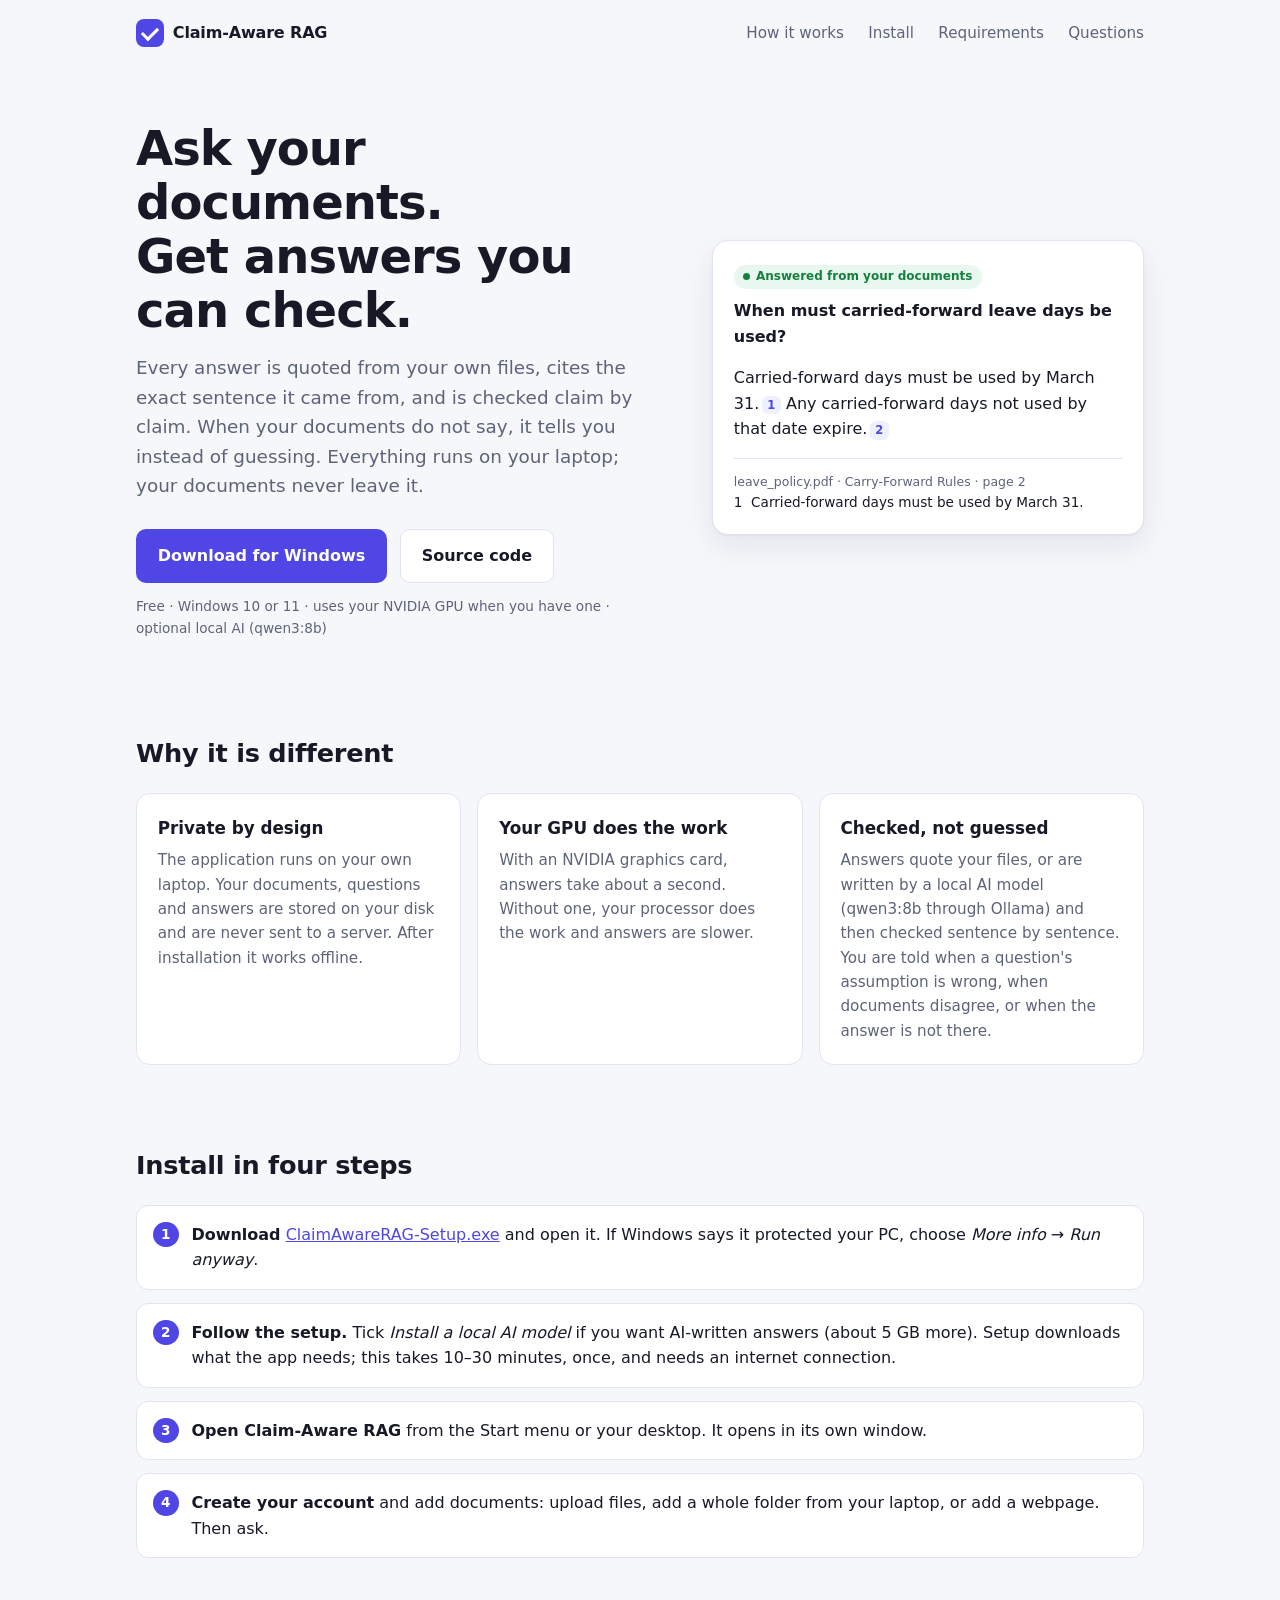
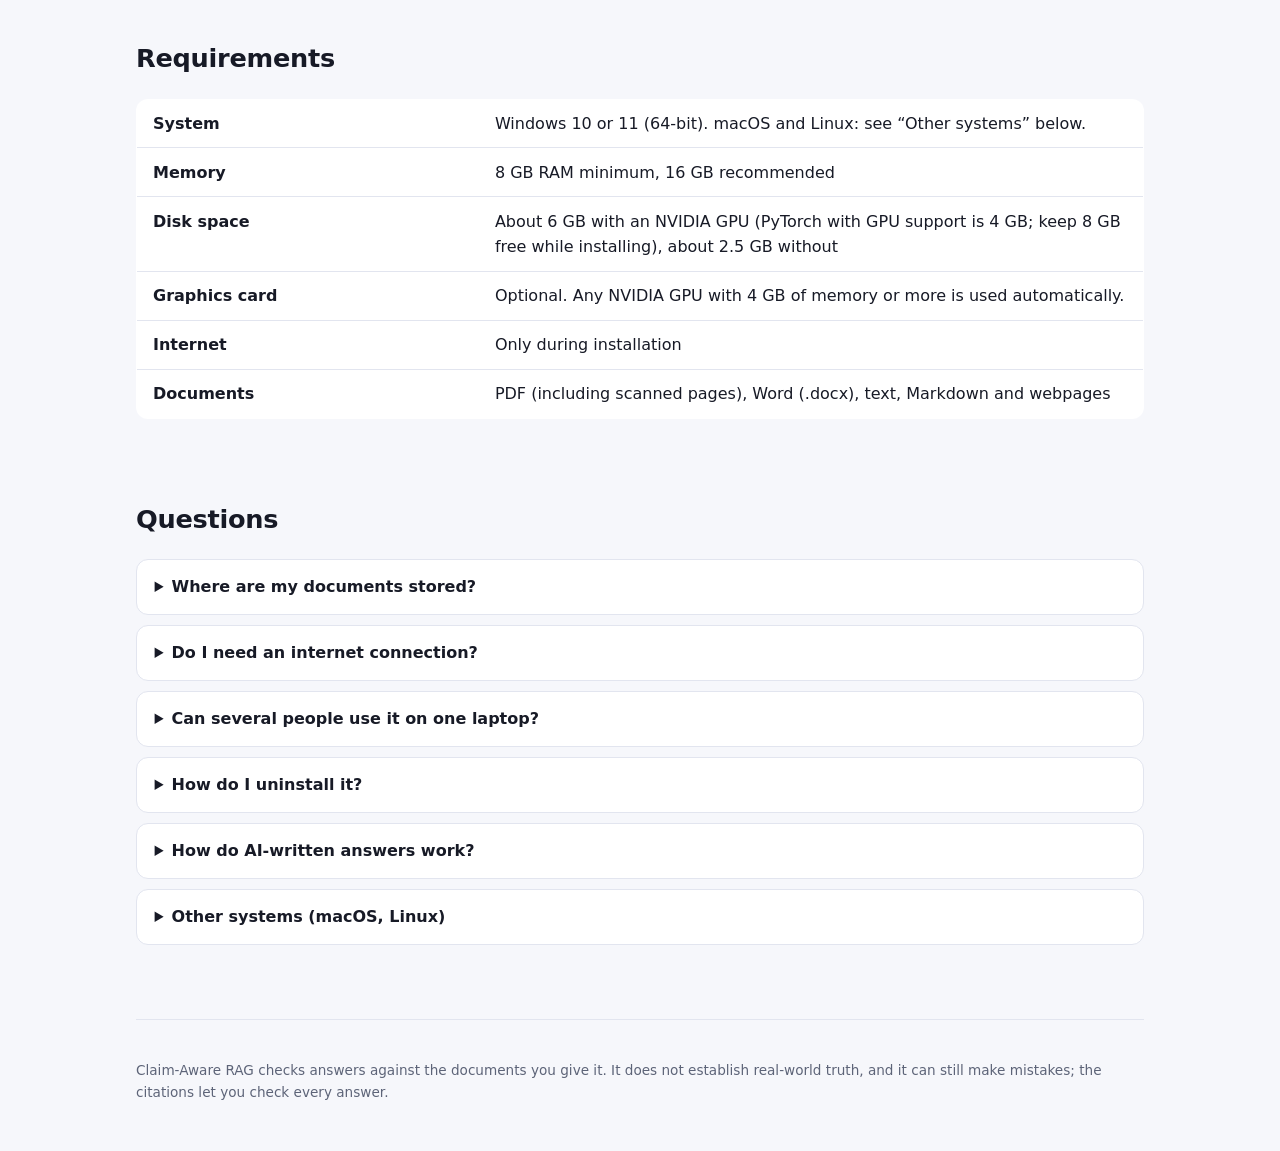
<file: site/index.html>
<!doctype html>
<html lang="en">
<head>
  <meta charset="utf-8">
  <meta name="viewport" content="width=device-width, initial-scale=1">
  <title>Claim-Aware RAG</title>
  <meta name="description" content="Ask questions about your own documents. Every answer is quoted from your files, cited and checked, and everything runs on your own laptop.">
  <link rel="icon" href="data:image/svg+xml,%3Csvg xmlns='http://www.w3.org/2000/svg' viewBox='0 0 32 32'%3E%3Crect width='32' height='32' rx='8' fill='%234f46e5'/%3E%3Cpath d='M9 16.5l4.5 4.5L23 11.5' stroke='white' stroke-width='3' fill='none' stroke-linecap='round' stroke-linejoin='round'/%3E%3C/svg%3E">
  <style>
    :root {
      --bg: #f6f7fb; --surface: #fff; --surface-2: #f1f3f9; --border: #e2e5ef; --text: #171a26; --muted: #5d6478;
      --accent: #4f46e5; --accent-hover: #4338ca; --accent-soft: #eef0ff; --ok: #15803d; --ok-soft: #e9f8ef;
      --font: "Segoe UI", system-ui, -apple-system, "Helvetica Neue", Arial, sans-serif;
      --mono: "Cascadia Code", Consolas, ui-monospace, monospace;
      color-scheme: light;
    }
    @media (prefers-color-scheme: dark) {
      :root {
        --bg: #0f1117; --surface: #171a23; --surface-2: #1e2230; --border: #2a2f3e; --text: #e8eaf2; --muted: #9aa1b5;
        --accent: #8b85ff; --accent-hover: #a29dff; --accent-soft: #24234a; --ok: #5ad48a; --ok-soft: #16301f;
        color-scheme: dark;
      }
    }
    * { box-sizing: border-box; }
    body { margin: 0; background: var(--bg); color: var(--text); font: 16px/1.6 var(--font); -webkit-font-smoothing: antialiased; }
    a { color: var(--accent); }
    .wrap { max-width: 1040px; margin: 0 auto; padding: 0 1rem; }
    header { display: flex; justify-content: space-between; align-items: center; padding: 1.2rem 0; }
    .brand { display: flex; align-items: center; gap: .55rem; font-weight: 700; letter-spacing: -.01em; }
    .mark { width: 28px; height: 28px; border-radius: 8px; background: var(--accent); position: relative; flex: none; }
    .mark::after { content: ""; position: absolute; left: 9px; top: 5px; width: 7px; height: 13px;
      border: solid #fff; border-width: 0 3px 3px 0; transform: rotate(45deg); }
    nav a { color: var(--muted); text-decoration: none; margin-left: 1.2rem; font-size: .95rem; }
    nav a:hover { color: var(--text); }

    .hero { padding: 3.5rem 0 2.5rem; display: grid; grid-template-columns: 1.1fr .9fr; gap: 3rem; align-items: center; }
    h1 { font-size: clamp(2rem, 4.5vw, 3rem); line-height: 1.12; letter-spacing: -.02em; margin: 0 0 1rem; }
    .lead { font-size: 1.15rem; color: var(--muted); margin: 0 0 1.8rem; max-width: 34rem; }
    .actions { display: flex; flex-wrap: wrap; gap: .8rem; align-items: center; }
    .btn { display: inline-flex; align-items: center; gap: .5rem; border-radius: 10px; padding: .8rem 1.3rem;
      font-weight: 650; text-decoration: none; border: 1px solid transparent; }
    .btn-primary { background: var(--accent); color: #fff; }
    .btn-primary:hover { background: var(--accent-hover); }
    .btn-ghost { border-color: var(--border); color: var(--text); background: var(--surface); }
    .small { font-size: .85rem; color: var(--muted); }

    .demo { background: var(--surface); border: 1px solid var(--border); border-radius: 16px; padding: 1.3rem;
      box-shadow: 0 1px 2px rgba(16,24,40,.05), 0 12px 32px rgba(16,24,40,.08); }
    .demo .q { font-weight: 650; margin: .6rem 0; }
    .pill { display: inline-flex; align-items: center; gap: .35rem; font-size: .75rem; font-weight: 700;
      padding: .15rem .6rem; border-radius: 999px; color: var(--ok); background: var(--ok-soft); }
    .pill::before { content: ""; width: 7px; height: 7px; border-radius: 50%; background: currentColor; }
    .cite { display: inline-block; background: var(--accent-soft); color: var(--accent); border-radius: 6px;
      padding: 0 .35rem; font-size: .72rem; font-weight: 700; margin-left: .15rem; }
    .src { margin-top: .9rem; padding-top: .8rem; border-top: 1px solid var(--border); font-size: .85rem; }
    .src span { color: var(--muted); display: block; font-size: .78rem; }

    section { padding: 2.5rem 0; }
    h2 { font-size: 1.6rem; letter-spacing: -.01em; margin: 0 0 1.2rem; }
    .grid { display: grid; grid-template-columns: repeat(3, 1fr); gap: 1rem; }
    .card { background: var(--surface); border: 1px solid var(--border); border-radius: 14px; padding: 1.3rem; }
    .card h3 { margin: 0 0 .4rem; font-size: 1.05rem; }
    .card p { margin: 0; color: var(--muted); font-size: .95rem; }
    ol.steps { list-style: none; padding: 0; margin: 0; counter-reset: step; display: grid; gap: .8rem; }
    ol.steps li { counter-increment: step; background: var(--surface); border: 1px solid var(--border);
      border-radius: 12px; padding: 1rem 1.1rem 1rem 3.4rem; position: relative; }
    ol.steps li::before { content: counter(step); position: absolute; left: 1rem; top: 1rem; width: 1.6rem; height: 1.6rem;
      border-radius: 50%; background: var(--accent); color: #fff; display: grid; place-items: center; font-weight: 700; font-size: .85rem; }
    code { font-family: var(--mono); font-size: .88em; background: var(--surface-2); padding: .1rem .35rem; border-radius: 5px; }
    pre { background: var(--surface); border: 1px solid var(--border); border-radius: 12px; padding: 1rem; overflow-x: auto; font-size: .88rem; }
    pre code { background: none; padding: 0; }
    table { width: 100%; border-collapse: collapse; background: var(--surface); border: 1px solid var(--border); border-radius: 12px; overflow: hidden; }
    th, td { text-align: left; padding: .7rem 1rem; border-bottom: 1px solid var(--border); vertical-align: top; }
    th { width: 34%; font-weight: 600; }
    tr:last-child th, tr:last-child td { border-bottom: 0; }
    details { background: var(--surface); border: 1px solid var(--border); border-radius: 12px; padding: .9rem 1.1rem; margin-bottom: .6rem; }
    summary { cursor: pointer; font-weight: 600; }
    details p { color: var(--muted); margin: .6rem 0 0; }
    footer { padding: 2.5rem 0 3rem; color: var(--muted); font-size: .85rem; border-top: 1px solid var(--border); margin-top: 1.5rem; }

    @media (max-width: 820px) {
      .hero { grid-template-columns: 1fr; padding-top: 1.5rem; gap: 2rem; }
      .grid { grid-template-columns: 1fr; }
      nav { display: none; }
      th { width: auto; display: block; border-bottom: 0; padding-bottom: 0; }
      td { display: block; }
    }
  </style>
</head>
<body>
  <div class="wrap">
    <header>
      <div class="brand"><span class="mark" aria-hidden="true"></span>Claim-Aware RAG</div>
      <nav aria-label="Page">
        <a href="#how">How it works</a>
        <a href="#install">Install</a>
        <a href="#requirements">Requirements</a>
        <a href="#faq">Questions</a>
      </nav>
    </header>

    <main>
      <div class="hero">
        <div>
          <h1>Ask your documents.<br>Get answers you can check.</h1>
          <p class="lead">Every answer is quoted from your own files, cites the exact sentence it came from, and is checked
            claim by claim. When your documents do not say, it tells you instead of guessing.
            Everything runs on your laptop; your documents never leave it.</p>
          <div class="actions">
            <a class="btn btn-primary" href="https://github.com/manishreddy1767/claim-aware-adaptive-rag/raw/main/release/ClaimAwareRAG-Setup.exe">Download for Windows</a>
            <a class="btn btn-ghost" href="https://github.com/manishreddy1767/claim-aware-adaptive-rag">Source code</a>
          </div>
          <p class="small">Free · Windows 10 or 11 · uses your NVIDIA GPU when you have one · optional local AI (qwen3:8b)</p>
        </div>
        <div class="demo" aria-label="Example answer">
          <span class="pill">Answered from your documents</span>
          <p class="q">When must carried-forward leave days be used?</p>
          <p>Carried-forward days must be used by March 31.<span class="cite">1</span>
             Any carried-forward days not used by that date expire.<span class="cite">2</span></p>
          <div class="src"><span>leave_policy.pdf · Carry-Forward Rules · page 2</span>
            1&nbsp; Carried-forward days must be used by March 31.</div>
        </div>
      </div>

      <section id="how">
        <h2>Why it is different</h2>
        <div class="grid">
          <div class="card"><h3>Private by design</h3>
            <p>The application runs on your own laptop. Your documents, questions and answers are stored on your disk and
              are never sent to a server. After installation it works offline.</p></div>
          <div class="card"><h3>Your GPU does the work</h3>
            <p>With an NVIDIA graphics card, answers take about a second. Without one, your processor does the work
              and answers are slower.</p></div>
          <div class="card"><h3>Checked, not guessed</h3>
            <p>Answers quote your files, or are written by a local AI model (qwen3:8b through Ollama) and then checked
              sentence by sentence. You are told when a question's assumption is wrong, when documents disagree, or
              when the answer is not there.</p></div>
        </div>
      </section>

      <section id="install">
        <h2>Install in four steps</h2>
        <ol class="steps">
          <li><strong>Download</strong> <a href="https://github.com/manishreddy1767/claim-aware-adaptive-rag/raw/main/release/ClaimAwareRAG-Setup.exe">ClaimAwareRAG-Setup.exe</a>
            and open it. If Windows says it protected your PC, choose <em>More info</em> → <em>Run anyway</em>.</li>
          <li><strong>Follow the setup.</strong> Tick <em>Install a local AI model</em> if you want AI-written answers
            (about 5 GB more). Setup downloads what the app needs; this takes 10–30 minutes, once, and needs an internet connection.</li>
          <li><strong>Open Claim-Aware RAG</strong> from the Start menu or your desktop. It opens in its own window.</li>
          <li><strong>Create your account</strong> and add documents: upload files, add a whole folder from your laptop,
            or add a webpage. Then ask.</li>
        </ol>
      </section>

      <section id="requirements">
        <h2>Requirements</h2>
        <table>
          <tr><th>System</th><td>Windows 10 or 11 (64-bit). macOS and Linux: see “Other systems” below.</td></tr>
          <tr><th>Memory</th><td>8 GB RAM minimum, 16 GB recommended</td></tr>
          <tr><th>Disk space</th><td>About 6 GB with an NVIDIA GPU (PyTorch with GPU support is 4 GB; keep 8 GB free while
            installing), about 2.5 GB without</td></tr>
          <tr><th>Graphics card</th><td>Optional. Any NVIDIA GPU with 4 GB of memory or more is used automatically.</td></tr>
          <tr><th>Internet</th><td>Only during installation</td></tr>
          <tr><th>Documents</th><td>PDF (including scanned pages), Word (.docx), text, Markdown and webpages</td></tr>
        </table>
      </section>

      <section id="faq">
        <h2>Questions</h2>
        <details><summary>Where are my documents stored?</summary>
          <p>On your laptop, in <code>%LOCALAPPDATA%\ClaimAwareRAG</code>. Files you add from a folder are read where they
            are and are not copied. Nothing is uploaded anywhere.</p></details>
        <details><summary>Do I need an internet connection?</summary>
          <p>Only to install. Adding webpages also needs one, of course.</p></details>
        <details><summary>Can several people use it on one laptop?</summary>
          <p>Yes. Each person creates an account and sees only their own documents and questions.</p></details>
        <details><summary>How do I uninstall it?</summary>
          <p>Settings → Apps → Claim-Aware RAG → Uninstall. It asks whether to keep your documents. Ollama, if you
            installed it, is a separate app you can uninstall the same way.</p></details>
        <details><summary>How do AI-written answers work?</summary>
          <p>If your laptop has a local AI model (Ollama, LM Studio, Jan, GPT4All, llama.cpp and others), the app finds
            it by itself and lets it write the answer from passages of your documents. Every sentence is then checked
            against your documents; sentences they do not support are removed, and you can see the model's original
            text. Without a model, or if it fails, answers come directly from your documents. On a graphics card with less than 6 GB,
            an 8B model runs partly on the processor and answers take several seconds.</p></details>
        <details><summary>Other systems (macOS, Linux)</summary>
          <p>Install Python 3.10 or newer, unzip the download, then in a terminal in that folder:</p>
          <pre><code>python3 -m venv .venv && source .venv/bin/activate
pip install torch
pip install -e ".[ocr]"
carag-app</code></pre></details>
      </section>
    </main>

    <footer>
      Claim-Aware RAG checks answers against the documents you give it. It does not establish real-world truth, and
      it can still make mistakes; the citations let you check every answer.
    </footer>
  </div>
</body>
</html>
</file>
